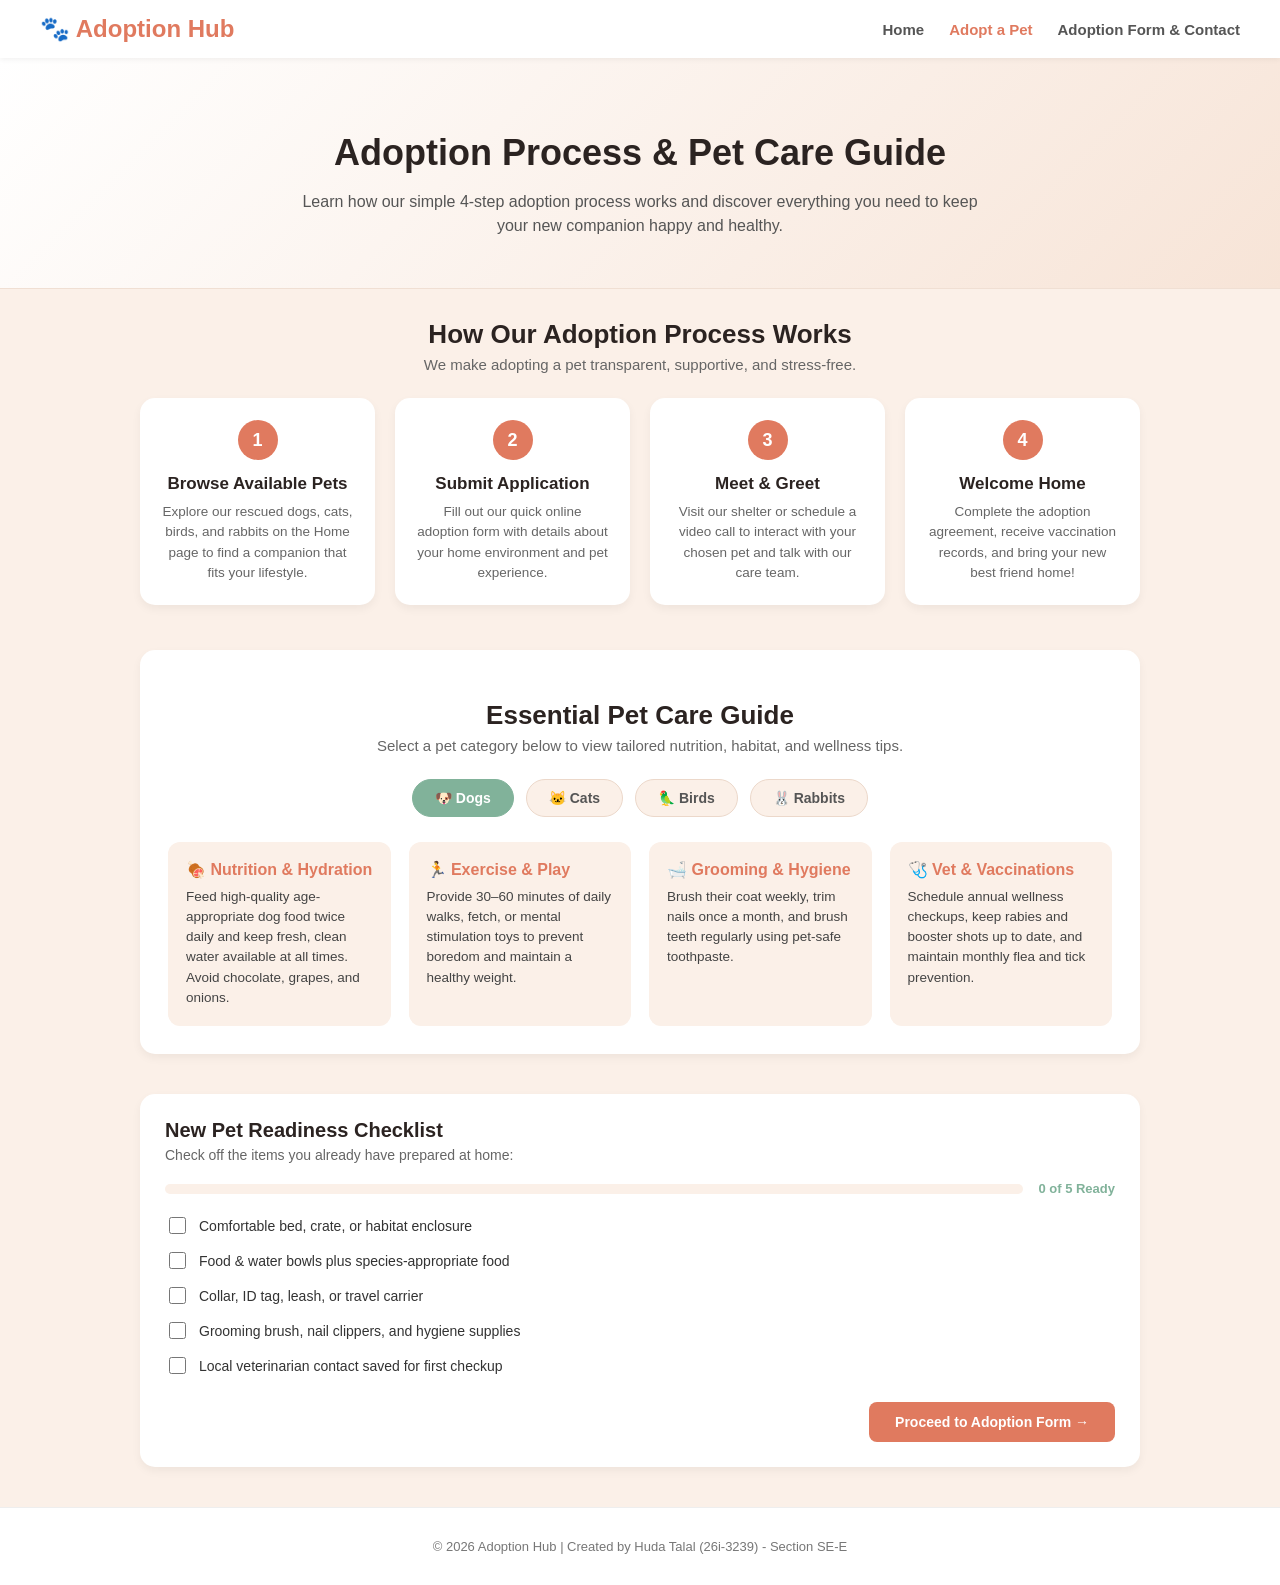
<file: page2.html>
<!-- name: huda talal 
 roll no: 26i-3239
 section SE-E -->

<!DOCTYPE html>
<html lang="en">
<head>
  <meta charset="UTF-8">
  <meta name="viewport" content="width=device-width, initial-scale=1.0">
  <title>Adoption Hub - Adoption Process & Care</title>
  <link rel="stylesheet" href="page2.css">
</head>
<body>

  <!-- Top Navigation Bar -->
  <div class="navbar">
    <div class="logo">🐾 Adoption Hub</div>
    <div class="nav-links">
      <a href="index.html">Home</a>
      <a href="page2.html" class="active">Adopt a Pet</a>
      <a href="page3.html">Adoption Form & Contact</a>
    </div>
  </div>

  <!-- Page Header Banner -->
  <div class="hero-section">
    <div class="hero-content">
      <h1>Adoption Process & Pet Care Guide</h1>
      <p>Learn how our simple 4-step adoption process works and discover everything you need to keep your new companion happy and healthy.</p>
    </div>
  </div>

  <!-- Main Content -->
  <div class="main-content">

    <!-- Section 1: 4-Step Adoption Process -->
    <div class="section-header">
      <h2>How Our Adoption Process Works</h2>
      <p>We make adopting a pet transparent, supportive, and stress-free.</p>
    </div>

    <div class="steps-grid">
      <div class="step-card">
        <div class="step-number">1</div>
        <h3>Browse Available Pets</h3>
        <p>Explore our rescued dogs, cats, birds, and rabbits on the Home page to find a companion that fits your lifestyle.</p>
      </div>

      <div class="step-card">
        <div class="step-number">2</div>
        <h3>Submit Application</h3>
        <p>Fill out our quick online adoption form with details about your home environment and pet experience.</p>
      </div>

      <div class="step-card">
        <div class="step-number">3</div>
        <h3>Meet & Greet</h3>
        <p>Visit our shelter or schedule a video call to interact with your chosen pet and talk with our care team.</p>
      </div>

      <div class="step-card">
        <div class="step-number">4</div>
        <h3>Welcome Home</h3>
        <p>Complete the adoption agreement, receive vaccination records, and bring your new best friend home!</p>
      </div>
    </div>

    <!-- Section 2: Interactive Pet Care Guide -->
    <div class="care-section">
      <div class="section-header">
        <h2>Essential Pet Care Guide</h2>
        <p>Select a pet category below to view tailored nutrition, habitat, and wellness tips.</p>
      </div>

      <div class="care-tabs">
        <button class="care-tab-btn active" data-pet="dog">🐶 Dogs</button>
        <button class="care-tab-btn" data-pet="cat">🐱 Cats</button>
        <button class="care-tab-btn" data-pet="bird">🦜 Birds</button>
        <button class="care-tab-btn" data-pet="rabbit">🐰 Rabbits</button>
      </div>

      <!-- Dog Care Panel -->
      <div class="care-panel active" id="care-dog">
        <div class="care-grid">
          <div class="care-item">
            <h4>🍖 Nutrition & Hydration</h4>
            <p>Feed high-quality age-appropriate dog food twice daily and keep fresh, clean water available at all times. Avoid chocolate, grapes, and onions.</p>
          </div>
          <div class="care-item">
            <h4>🏃 Exercise & Play</h4>
            <p>Provide 30–60 minutes of daily walks, fetch, or mental stimulation toys to prevent boredom and maintain a healthy weight.</p>
          </div>
          <div class="care-item">
            <h4>🛁 Grooming & Hygiene</h4>
            <p>Brush their coat weekly, trim nails once a month, and brush teeth regularly using pet-safe toothpaste.</p>
          </div>
          <div class="care-item">
            <h4>🩺 Vet & Vaccinations</h4>
            <p>Schedule annual wellness checkups, keep rabies and booster shots up to date, and maintain monthly flea and tick prevention.</p>
          </div>
        </div>
      </div>

      <!-- Cat Care Panel -->
      <div class="care-panel" id="care-cat">
        <div class="care-grid">
          <div class="care-item">
            <h4>🐟 Nutrition & Hydration</h4>
            <p>Offer balanced wet and dry cat food rich in animal protein. Place water bowls away from food dishes to encourage drinking.</p>
          </div>
          <div class="care-item">
            <h4>🧶 Enrichment & Scratching</h4>
            <p>Provide sturdy scratching posts, window perches, and interactive wand toys for 15–20 minutes of daily play.</p>
          </div>
          <div class="care-item">
            <h4>🧼 Litter Box Care</h4>
            <p>Scoop the litter box daily and wash it with mild soap every two weeks. Keep it in a quiet, easily accessible spot.</p>
          </div>
          <div class="care-item">
            <h4>🩺 Vet & Indoor Safety</h4>
            <p>Keep cats safely indoors, schedule yearly vet exams, and ensure houseplants like lilies are kept out of reach.</p>
          </div>
        </div>
      </div>

      <!-- Bird Care Panel -->
      <div class="care-panel" id="care-bird">
        <div class="care-grid">
          <div class="care-item">
            <h4>🌾 Balanced Diet</h4>
            <p>Combine formulated pellets with fresh leafy greens, chopped fruits, and occasional seeds. Change water twice daily.</p>
          </div>
          <div class="care-item">
            <h4>🏡 Cage & Environment</h4>
            <p>Choose a spacious cage with natural wooden perches of varying sizes, placed away from drafts and kitchen fumes.</p>
          </div>
          <div class="care-item">
            <h4>🎶 Social Interaction</h4>
            <p>Spend daily out-of-cage supervised time talking, whistling, and offering foraging toys to keep birds mentally stimulated.</p>
          </div>
          <div class="care-item">
            <h4>🩺 Avian Health</h4>
            <p>Provide shallow water dishes for bathing and schedule yearly checkups with an avian veterinarian.</p>
          </div>
        </div>
      </div>

      <!-- Rabbit Care Panel -->
      <div class="care-panel" id="care-rabbit">
        <div class="care-grid">
          <div class="care-item">
            <h4>🥬 Hay & Greens</h4>
            <p>Unlimited Timothy hay should make up 80% of a rabbit's diet, supplemented with fresh romaine lettuce, herbs, and limited pellets.</p>
          </div>
          <div class="care-item">
            <h4>🏠 Safe Living Space</h4>
            <p>House rabbits indoors in a large exercise pen or bunny-proofed room with soft flooring and hideaway boxes.</p>
          </div>
          <div class="care-item">
            <h4>🪮 Gentle Grooming</h4>
            <p>Brush weekly (more during shedding seasons) to prevent hairballs. Never bathe a rabbit in water as it causes severe stress.</p>
          </div>
          <div class="care-item">
            <h4>🩺 Dental & Vet Care</h4>
            <p>Chewing hay naturally wears down continuously growing teeth. Visit an exotic-pet vet annually for checkups.</p>
          </div>
        </div>
      </div>
    </div>

    <!-- Section 3: Interactive Readiness Checklist -->
    <div class="checklist-section">
      <h3>New Pet Readiness Checklist</h3>
      <p class="checklist-subtitle">Check off the items you already have prepared at home:</p>

      <div class="progress-wrapper">
        <div class="progress-bar-bg">
          <div class="progress-bar-fill" id="checklistProgress"></div>
        </div>
        <span id="progressText">0 of 5 Ready</span>
      </div>

      <div class="checklist-items">
        <label class="check-row"><input type="checkbox" class="ready-check"> Comfortable bed, crate, or habitat enclosure</label>
        <label class="check-row"><input type="checkbox" class="ready-check"> Food & water bowls plus species-appropriate food</label>
        <label class="check-row"><input type="checkbox" class="ready-check"> Collar, ID tag, leash, or travel carrier</label>
        <label class="check-row"><input type="checkbox" class="ready-check"> Grooming brush, nail clippers, and hygiene supplies</label>
        <label class="check-row"><input type="checkbox" class="ready-check"> Local veterinarian contact saved for first checkup</label>
      </div>

      <div style="margin-top: 25px; text-align: right;">
        <a href="page3.html" class="action-btn" style="display: inline-block; width: auto; padding: 12px 26px; text-decoration: none;">Proceed to Adoption Form &rarr;</a>
      </div>
    </div>

  </div>

  <!-- Footer -->
  <footer class="footer">
    <p>&copy; 2026 Adoption Hub | Created by Huda Talal (26i-3239) - Section SE-E</p>
  </footer>

  <script src="page2.js"></script>
</body>
</html>
</file>
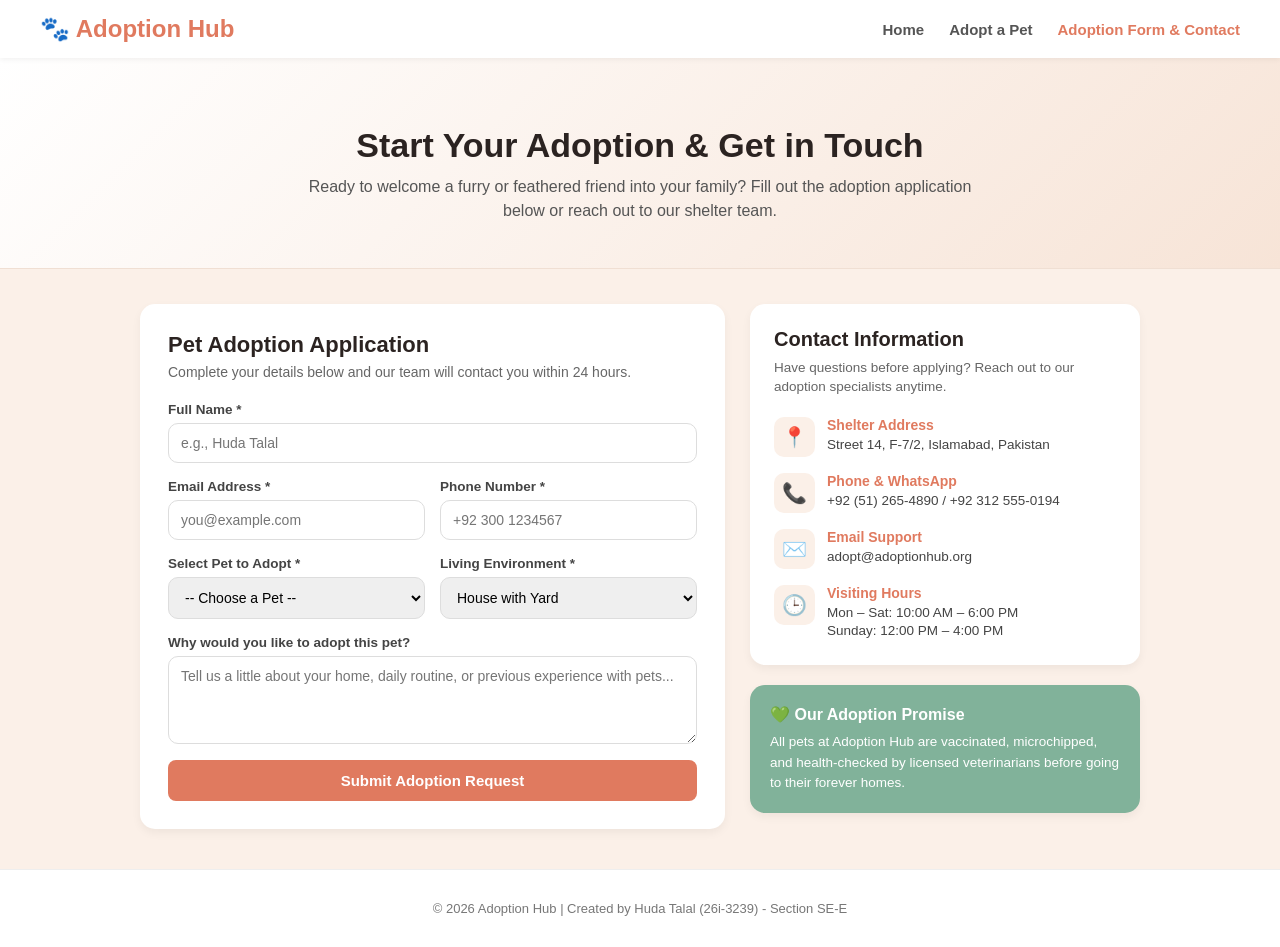
<file: page3.html>
<!-- name: huda talal 
 roll no: 26i-3239
 section SE-E -->

<!DOCTYPE html>
<html lang="en">
<head>
  <meta charset="UTF-8">
  <meta name="viewport" content="width=device-width, initial-scale=1.0">
  <title>Adoption Hub - Adoption Form & Contact</title>
  <link rel="stylesheet" href="page3.css">
</head>
<body>

  <!-- Top Navigation Bar -->
  <div class="navbar">
    <div class="logo">🐾 Adoption Hub</div>
    <div class="nav-links">
      <a href="index.html">Home</a>
      <a href="page2.html">Adopt a Pet</a>
      <a href="page3.html" class="active">Adoption Form & Contact</a>
    </div>
  </div>

  <!-- Page Header Banner -->
  <div class="hero-section">
    <div class="hero-content">
      <h1>Start Your Adoption & Get in Touch</h1>
      <p>Ready to welcome a furry or feathered friend into your family? Fill out the adoption application below or reach out to our shelter team.</p>
    </div>
  </div>

  <!-- Main Content -->
  <div class="main-content">

    <div class="contact-layout">

      <!-- Left Column: Adoption Application Form & Thank You Box -->
      <div class="form-card">
        <div id="formContainer">
          <h2>Pet Adoption Application</h2>
          <p class="form-subtitle">Complete your details below and our team will contact you within 24 hours.</p>

          <form id="adoptionForm">
            <div class="form-group">
              <label for="fullName">Full Name *</label>
              <input type="text" id="fullName" placeholder="e.g., Huda Talal" required>
            </div>

            <div class="form-row">
              <div class="form-group">
                <label for="email">Email Address *</label>
                <input type="email" id="email" placeholder="you@example.com" required>
              </div>

              <div class="form-group">
                <label for="phone">Phone Number *</label>
                <input type="tel" id="phone" placeholder="+92 300 1234567" required>
              </div>
            </div>

            <div class="form-row">
              <div class="form-group">
                <label for="petSelect">Select Pet to Adopt *</label>
                <select id="petSelect" required>
                  <option value="">-- Choose a Pet --</option>
                  <option value="Buddy (Golden Retriever)">Buddy - Golden Retriever (Dog)</option>
                  <option value="Luna (French Bulldog)">Luna - French Bulldog (Dog)</option>
                  <option value="Max (German Shepherd)">Max - German Shepherd (Dog)</option>
                  <option value="Milo (British Shorthair)">Milo - British Shorthair (Cat)</option>
                  <option value="Kiwi (Cockatiel)">Kiwi - Cockatiel (Bird)</option>
                  <option value="Clover (Holland Lop)">Clover - Holland Lop (Rabbit)</option>
                </select>
              </div>

              <div class="form-group">
                <label for="homeType">Living Environment *</label>
                <select id="homeType" required>
                  <option value="House with Yard">House with Yard</option>
                  <option value="Apartment / Flat">Apartment / Flat</option>
                  <option value="Townhouse">Townhouse</option>
                </select>
              </div>
            </div>

            <div class="form-group">
              <label for="message">Why would you like to adopt this pet?</label>
              <textarea id="message" rows="4" placeholder="Tell us a little about your home, daily routine, or previous experience with pets..."></textarea>
            </div>

            <button type="submit" class="action-btn">Submit Adoption Request</button>
          </form>
        </div>

        <!-- Thank You Message (Hidden until form submission) -->
        <div id="thankYouBox" class="thank-you-box" style="display: none;">
          <div class="thank-you-icon">🎉🐾</div>
          <h2>Thank You for Adopting!</h2>
          <p class="thank-you-lead">
            Dear <strong id="displayAdopterName">Friend</strong>, thank you for opening your heart and home to <strong id="displayPetName">your new pet</strong>!
          </p>
          <p class="thank-you-sub">
            Your adoption application has been received. Our care coordinators will reach out to <span id="displayEmail">your email</span> shortly to schedule your Meet &amp; Greet session.
          </p>
          <div class="ref-badge">
            Application Reference ID: <span id="refCode">#AH-2026</span>
          </div>
          <div class="thank-you-actions">
            <a href="page1.html" class="action-btn" style="text-decoration: none; display: inline-block; width: auto; padding: 11px 22px;">Back to Home</a>
            <button type="button" id="resetFormBtn" class="secondary-btn">Submit Another Request</button>
          </div>
        </div>
      </div>

      <!-- Right Column: Shelter Contact Details -->
      <div class="info-column">
        <div class="info-card">
          <h3>Contact Information</h3>
          <p class="info-intro">Have questions before applying? Reach out to our adoption specialists anytime.</p>

          <div class="contact-item">
            <span class="contact-icon">📍</span>
            <div>
              <strong>Shelter Address</strong>
              <p>Street 14, F-7/2, Islamabad, Pakistan</p>
            </div>
          </div>

          <div class="contact-item">
            <span class="contact-icon">📞</span>
            <div>
              <strong>Phone &amp; WhatsApp</strong>
              <p>+92 (51) 265-4890 / +92 312 555-0194</p>
            </div>
          </div>

          <div class="contact-item">
            <span class="contact-icon">✉️</span>
            <div>
              <strong>Email Support</strong>
              <p>adopt@adoptionhub.org</p>
            </div>
          </div>

          <div class="contact-item">
            <span class="contact-icon">🕒</span>
            <div>
              <strong>Visiting Hours</strong>
              <p>Mon – Sat: 10:00 AM – 6:00 PM<br>Sunday: 12:00 PM – 4:00 PM</p>
            </div>
          </div>
        </div>

        <div class="pledge-card">
          <h4>💚 Our Adoption Promise</h4>
          <p>All pets at Adoption Hub are vaccinated, microchipped, and health-checked by licensed veterinarians before going to their forever homes.</p>
        </div>
      </div>

    </div>

  </div>

  <!-- Footer -->
  <footer class="footer">
    <p>&copy; 2026 Adoption Hub | Created by Huda Talal (26i-3239) - Section SE-E</p>
  </footer>

  <script src="page3.js"></script>
</body>
</html>
</file>
<file: page2.css>
/*NAME: HUDA TALAL 
ROLL NO: 26I-3239
SECTION: SE-E*/

body {
  background-color: #fbf0e8;
  font-family: Arial, sans-serif;
  margin: 0;
  padding: 0;
  color: #2b2321;
}

/* Top Navigation Bar */
.navbar {
  background-color: white;
  padding: 15px 40px;
  display: flex;
  justify-content: space-between;
  align-items: center;
  box-shadow: 0 2px 5px rgba(0,0,0,0.05);
  position: sticky;
  top: 0;
  z-index: 100;
}

.logo {
  color: #e07a5f;
  font-size: 24px;
  font-weight: bold;
}

.nav-links {
  display: flex;
  gap: 25px;
}

.nav-links a {
  text-decoration: none;
  color: #555;
  font-weight: bold;
  font-size: 15px;
  transition: color 0.2s;
}

.nav-links a:hover,
.nav-links a.active {
  color: #e07a5f;
}

/* Hero Banner Section */
.hero-section {
  background: linear-gradient(135deg, #ffffff 0%, #f7e4d7 100%);
  padding: 50px 20px;
  text-align: center;
  border-bottom: 1px solid #f0dfd3;
}

.hero-content {
  max-width: 700px;
  margin: 0 auto;
}

.hero-content h1 {
  color: #2b2321;
  font-size: 36px;
  margin-bottom: 12px;
}

.hero-content p {
  color: #555;
  font-size: 16px;
  line-height: 1.5;
  margin-bottom: 0;
}

/* Main Content Wrapper */
.main-content {
  max-width: 1000px;
  margin: 30px auto;
  padding: 0 20px;
}

.section-header {
  text-align: center;
  margin-bottom: 25px;
}

.section-header h2 {
  color: #2b2321;
  font-size: 26px;
  margin-bottom: 6px;
}

.section-header p {
  color: #666;
  font-size: 15px;
  margin: 0;
}

/* 4-Step Process Grid */
.steps-grid {
  display: grid;
  grid-template-columns: repeat(auto-fit, minmax(210px, 1fr));
  gap: 20px;
  margin-bottom: 45px;
}

.step-card {
  background-color: white;
  padding: 22px;
  border-radius: 15px;
  box-shadow: 0 4px 10px rgba(0,0,0,0.05);
  text-align: center;
}

.step-number {
  width: 40px;
  height: 40px;
  background-color: #e07a5f;
  color: white;
  font-weight: bold;
  font-size: 18px;
  border-radius: 50%;
  display: flex;
  align-items: center;
  justify-content: center;
  margin: 0 auto 14px auto;
}

.step-card h3 {
  font-size: 17px;
  margin: 0 0 8px 0;
  color: #2b2321;
}

.step-card p {
  font-size: 13.5px;
  color: #666;
  line-height: 1.5;
  margin: 0;
}

/* Pet Care Guide Tabs */
.care-section {
  background-color: white;
  padding: 28px;
  border-radius: 15px;
  box-shadow: 0 4px 10px rgba(0,0,0,0.05);
  margin-bottom: 40px;
}

.care-tabs {
  display: flex;
  justify-content: center;
  flex-wrap: wrap;
  gap: 12px;
  margin-bottom: 25px;
}

.care-tab-btn {
  background-color: #fbf0e8;
  border: 1px solid #ecd8ca;
  padding: 10px 22px;
  border-radius: 20px;
  cursor: pointer;
  font-weight: bold;
  font-size: 14px;
  color: #555;
  transition: all 0.2s;
}

.care-tab-btn.active {
  background-color: #81b29a;
  color: white;
  border-color: #81b29a;
}

.care-panel {
  display: none;
}

.care-panel.active {
  display: block;
}

.care-grid {
  display: grid;
  grid-template-columns: repeat(auto-fit, minmax(220px, 1fr));
  gap: 18px;
}

.care-item {
  background-color: #fbf0e8;
  padding: 18px;
  border-radius: 12px;
}

.care-item h4 {
  margin: 0 0 8px 0;
  color: #e07a5f;
  font-size: 16px;
}

.care-item p {
  margin: 0;
  font-size: 13.5px;
  color: #444;
  line-height: 1.5;
}

/* Readiness Checklist */
.checklist-section {
  background-color: white;
  padding: 25px;
  border-radius: 15px;
  box-shadow: 0 4px 10px rgba(0,0,0,0.05);
  margin-bottom: 40px;
}

.checklist-section h3 {
  margin: 0 0 5px 0;
  color: #2b2321;
  font-size: 20px;
}

.checklist-subtitle {
  color: #666;
  font-size: 14px;
  margin: 0 0 18px 0;
}

.progress-wrapper {
  display: flex;
  align-items: center;
  gap: 15px;
  margin-bottom: 18px;
}

.progress-bar-bg {
  flex: 1;
  height: 10px;
  background-color: #fbf0e8;
  border-radius: 10px;
  overflow: hidden;
}

.progress-bar-fill {
  height: 100%;
  width: 0%;
  background-color: #81b29a;
  transition: width 0.3s ease;
}

#progressText {
  font-size: 13px;
  font-weight: bold;
  color: #81b29a;
}

.checklist-items {
  display: flex;
  flex-direction: column;
  gap: 12px;
}

.check-row {
  display: flex;
  align-items: center;
  gap: 10px;
  font-size: 14px;
  color: #333;
  cursor: pointer;
}

.check-row input[type="checkbox"] {
  accent-color: #e07a5f;
  width: 17px;
  height: 17px;
  cursor: pointer;
}

/* Button styling */
.action-btn {
  background-color: #e07a5f;
  color: white;
  border: none;
  padding: 10px;
  border-radius: 8px;
  font-weight: bold;
  cursor: pointer;
  width: 100%;
  font-size: 14px;
  transition: background-color 0.2s;
}

.action-btn:hover {
  background-color: #cf694e;
}

/* Footer */
.footer {
  background-color: white;
  text-align: center;
  padding: 18px;
  font-size: 13px;
  color: #777;
  border-top: 1px solid #eee;
}
</file>
<file: page3.css>
/*NAME: HUDA TALAL 
ROLL NO: 26I-3239
SECTION: SE-E*/

body {
  background-color: #fbf0e8;
  font-family: Arial, sans-serif;
  margin: 0;
  padding: 0;
  color: #2b2321;
}

/* Top Navigation Bar */
.navbar {
  background-color: white;
  padding: 15px 40px;
  display: flex;
  justify-content: space-between;
  align-items: center;
  box-shadow: 0 2px 5px rgba(0,0,0,0.05);
  position: sticky;
  top: 0;
  z-index: 100;
}

.logo {
  color: #e07a5f;
  font-size: 24px;
  font-weight: bold;
}

.nav-links {
  display: flex;
  gap: 25px;
}

.nav-links a {
  text-decoration: none;
  color: #555;
  font-weight: bold;
  font-size: 15px;
  transition: color 0.2s;
}

.nav-links a:hover,
.nav-links a.active {
  color: #e07a5f;
}

/* Hero Banner Section */
.hero-section {
  background: linear-gradient(135deg, #ffffff 0%, #f7e4d7 100%);
  padding: 45px 20px;
  text-align: center;
  border-bottom: 1px solid #f0dfd3;
}

.hero-content {
  max-width: 700px;
  margin: 0 auto;
}

.hero-content h1 {
  color: #2b2321;
  font-size: 34px;
  margin-bottom: 10px;
}

.hero-content p {
  color: #555;
  font-size: 16px;
  line-height: 1.5;
  margin: 0;
}

/* Main Content Wrapper */
.main-content {
  max-width: 1000px;
  margin: 35px auto;
  padding: 0 20px;
}

/* Two-Column Contact & Form Layout */
.contact-layout {
  display: grid;
  grid-template-columns: 1.5fr 1fr;
  gap: 25px;
  align-items: start;
}

@media (max-width: 780px) {
  .contact-layout {
    grid-template-columns: 1fr;
  }
}

/* Form Card */
.form-card {
  background-color: white;
  padding: 28px;
  border-radius: 15px;
  box-shadow: 0 4px 10px rgba(0,0,0,0.05);
}

.form-card h2 {
  margin: 0 0 6px 0;
  color: #2b2321;
  font-size: 22px;
}

.form-subtitle {
  color: #666;
  font-size: 14px;
  margin: 0 0 22px 0;
}

.form-row {
  display: grid;
  grid-template-columns: 1fr 1fr;
  gap: 15px;
}

@media (max-width: 540px) {
  .form-row {
    grid-template-columns: 1fr;
  }
}

.form-group {
  margin-bottom: 16px;
  display: flex;
  flex-direction: column;
}

.form-group label {
  font-size: 13.5px;
  font-weight: bold;
  color: #444;
  margin-bottom: 6px;
}

.form-group input,
.form-group select,
.form-group textarea {
  padding: 11px 12px;
  border: 1px solid #ddd;
  border-radius: 10px;
  font-size: 14px;
  font-family: Arial, sans-serif;
  outline: none;
  transition: border-color 0.2s;
}

.form-group input:focus,
.form-group select:focus,
.form-group textarea:focus {
  border-color: #e07a5f;
}

/* Buttons */
.action-btn {
  background-color: #e07a5f;
  color: white;
  border: none;
  padding: 12px;
  border-radius: 8px;
  font-weight: bold;
  cursor: pointer;
  width: 100%;
  font-size: 15px;
  transition: background-color 0.2s;
}

.action-btn:hover {
  background-color: #cf694e;
}

.secondary-btn {
  background-color: #81b29a;
  color: white;
  border: none;
  padding: 11px 18px;
  border-radius: 8px;
  font-weight: bold;
  cursor: pointer;
  font-size: 14px;
  transition: background-color 0.2s;
}

.secondary-btn:hover {
  background-color: #6d9c85;
}

/* Thank You Confirmation Box */
.thank-you-box {
  text-align: center;
  padding: 25px 15px;
}

.thank-you-icon {
  font-size: 46px;
  margin-bottom: 10px;
}

.thank-you-box h2 {
  color: #81b29a;
  font-size: 28px;
  margin-bottom: 12px;
}

.thank-you-lead {
  font-size: 16px;
  color: #2b2321;
  line-height: 1.5;
  margin-bottom: 10px;
}

.thank-you-sub {
  font-size: 14px;
  color: #666;
  line-height: 1.5;
  margin-bottom: 20px;
}

.ref-badge {
  display: inline-block;
  background-color: #fbf0e8;
  color: #e07a5f;
  font-weight: bold;
  font-size: 14px;
  padding: 10px 18px;
  border-radius: 20px;
  margin-bottom: 24px;
  border: 1px dashed #e07a5f;
}

.thank-you-actions {
  display: flex;
  justify-content: center;
  gap: 12px;
  flex-wrap: wrap;
}

/* Right Column: Contact Details */
.info-column {
  display: flex;
  flex-direction: column;
  gap: 20px;
}

.info-card {
  background-color: white;
  padding: 24px;
  border-radius: 15px;
  box-shadow: 0 4px 10px rgba(0,0,0,0.05);
}

.info-card h3 {
  margin: 0 0 8px 0;
  color: #2b2321;
  font-size: 20px;
}

.info-intro {
  color: #666;
  font-size: 13.5px;
  margin: 0 0 20px 0;
  line-height: 1.4;
}

.contact-item {
  display: flex;
  align-items: flex-start;
  gap: 12px;
  margin-bottom: 16px;
}

.contact-item:last-child {
  margin-bottom: 0;
}

.contact-icon {
  font-size: 20px;
  background-color: #fbf0e8;
  padding: 8px;
  border-radius: 10px;
}

.contact-item strong {
  display: block;
  font-size: 14px;
  color: #e07a5f;
  margin-bottom: 3px;
}

.contact-item p {
  margin: 0;
  font-size: 13.5px;
  color: #444;
  line-height: 1.4;
}

/* Promise Card */
.pledge-card {
  background-color: #81b29a;
  color: white;
  padding: 20px;
  border-radius: 15px;
  box-shadow: 0 4px 10px rgba(0,0,0,0.05);
}

.pledge-card h4 {
  margin: 0 0 8px 0;
  font-size: 16px;
}

.pledge-card p {
  margin: 0;
  font-size: 13.5px;
  line-height: 1.5;
}

/* Footer */
.footer {
  background-color: white;
  text-align: center;
  padding: 18px;
  font-size: 13px;
  color: #777;
  border-top: 1px solid #eee;
  margin-top: 40px;
}
</file>
